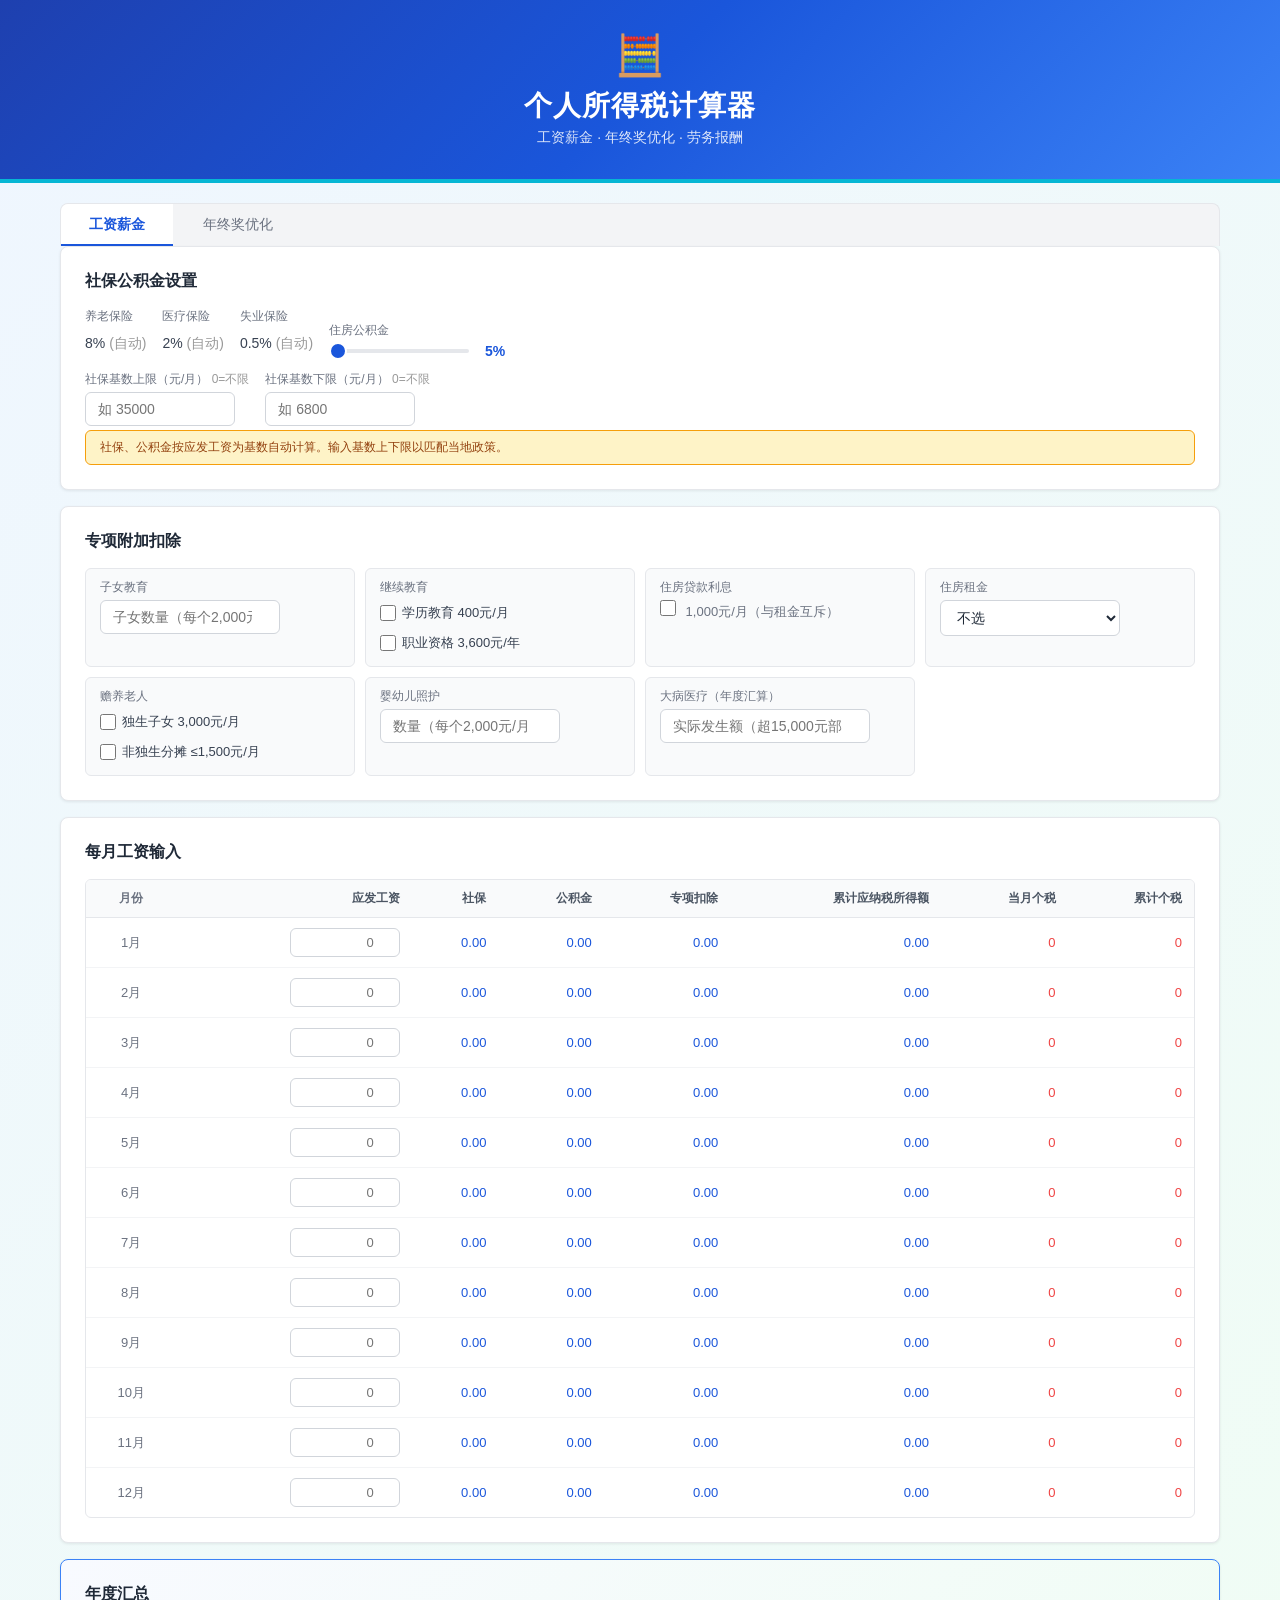
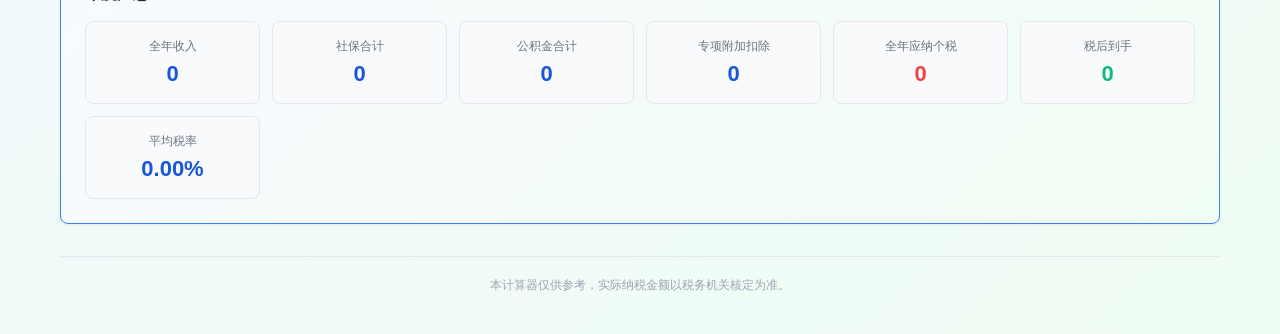
<file: index.html>
<!DOCTYPE html>
<html lang="zh-CN">
<head>
<meta charset="UTF-8">
<meta name="viewport" content="width=device-width, initial-scale=1.0">
<title>个人所得税计算器</title>
<link rel="stylesheet" href="styles.css">
</head>
<body>

<div class="header">
  <div class="logo">🧮</div>
  <h1>个人所得税计算器</h1>
  <p>工资薪金 · 年终奖优化 · 劳务报酬</p>
</div>

<div class="container">

<div class="tabs">
  <button class="tab-btn active" data-tab="tab-salary">工资薪金</button>
  <button class="tab-btn" data-tab="tab-bonus">年终奖优化</button>
</div>

<!-- ─── 工资薪金 Tab ─── -->
<div class="tab-panel active" id="tab-salary">

  <!-- 社保公积金设置 -->
  <div class="card">
    <div class="card-title">社保公积金设置</div>
    <div class="form-row">
      <div class="form-group">
        <label>养老保险</label>
        <span class="value-text">8% <span style="color:#999;font-weight:400">(自动)</span></span>
      </div>
      <div class="form-group">
        <label>医疗保险</label>
        <span class="value-text">2% <span style="color:#999;font-weight:400">(自动)</span></span>
      </div>
      <div class="form-group">
        <label>失业保险</label>
        <span class="value-text">0.5% <span style="color:#999;font-weight:400">(自动)</span></span>
      </div>
      <div class="form-group">
        <label>住房公积金</label>
        <div class="range-container">
          <input type="range" id="housing-fund-rate" min="5" max="12" value="5">
          <span id="housing-fund-label">5%</span>
        </div>
      </div>
    </div>
    <div class="form-row" style="margin-top:12px">
      <div class="form-group">
        <label>社保基数上限（元/月）<span style="color:#999"> 0=不限</span></label>
        <input type="number" id="si-base-cap" min="0" step="1000" placeholder="如 35000" style="width:150px">
      </div>
      <div class="form-group">
        <label>社保基数下限（元/月）<span style="color:#999"> 0=不限</span></label>
        <input type="number" id="si-base-floor" min="0" step="100" placeholder="如 6800" style="width:150px">
      </div>
    </div>
    <div class="note">社保、公积金按应发工资为基数自动计算。输入基数上下限以匹配当地政策。</div>
  </div>

  <!-- 专项附加扣除 -->
  <div class="card">
    <div class="card-title">专项附加扣除</div>
    <div class="deductions-grid">
      <div class="form-group">
        <label>子女教育</label>
        <input type="number" id="children-count" min="0" max="10" placeholder="子女数量（每个2,000元/月）" style="width:180px">
      </div>
      <div class="form-group">
        <label>继续教育</label>
        <div class="checkbox-group">
          <label><input type="checkbox" id="education-academic"> 学历教育 400元/月</label>
          <label><input type="checkbox" id="education-vocational"> 职业资格 3,600元/年</label>
        </div>
      </div>
      <div class="form-group">
        <label>住房贷款利息</label>
        <label style="font-weight:400;font-size:13px"><input type="checkbox" id="housing-loan"> 1,000元/月（与租金互斥）</label>
      </div>
      <div class="form-group">
        <label>住房租金</label>
        <select id="housing-rent" style="width:180px">
          <option value="0">不选</option>
          <option value="1">1,500元/月（京沪广深）</option>
          <option value="2">1,100元/月（大城市）</option>
          <option value="3">800元/月（其他城市）</option>
        </select>
      </div>
      <div class="form-group">
        <label>赡养老人</label>
        <div class="checkbox-group">
          <label><input type="checkbox" id="elderly-only"> 独生子女 3,000元/月</label>
          <label><input type="checkbox" id="elderly-share"> 非独生分摊 ≤1,500元/月</label>
        </div>
      </div>
      <div class="form-group">
        <label>婴幼儿照护</label>
        <input type="number" id="infant-count" min="0" max="10" placeholder="数量（每个2,000元/月）" style="width:180px">
      </div>
      <div class="form-group">
        <label>大病医疗（年度汇算）</label>
        <input type="number" id="medical-annual" min="0" placeholder="实际发生额（超15,000元部分，上限80,000元）" style="width:210px">
      </div>
    </div>
  </div>

  <!-- 月度工资表 -->
  <div class="card">
    <div class="card-title">每月工资输入</div>
    <div class="table-wrap">
      <table>
        <thead>
          <tr>
            <th style="min-width:44px">月份</th>
            <th>应发工资</th>
            <th>社保</th>
            <th>公积金</th>
            <th>专项扣除</th>
            <th>累计应纳税所得额</th>
            <th>当月个税</th>
            <th>累计个税</th>
          </tr>
        </thead>
        <tbody id="salary-table-body"></tbody>
      </table>
    </div>
  </div>

  <!-- 年度汇总 -->
  <div class="card" style="border-color:var(--primary-light);background:linear-gradient(135deg,#f8faff,#f0fdf4)">
    <div class="card-title">年度汇总</div>
    <div class="summary-grid">
      <div class="summary-item"><div class="label">全年收入</div><div class="value" id="summary-total-salary">0</div></div>
      <div class="summary-item"><div class="label">社保合计</div><div class="value" id="summary-total-social">0</div></div>
      <div class="summary-item"><div class="label">公积金合计</div><div class="value" id="summary-total-housing">0</div></div>
      <div class="summary-item"><div class="label">专项附加扣除</div><div class="value" id="summary-total-special">0</div></div>
      <div class="summary-item" id="summary-medical-row" style="display:none"><div class="label">大病医疗扣除（汇算）</div><div class="value" id="summary-medical">0</div></div>
      <div class="summary-item"><div class="label">全年应纳个税</div><div class="value tax" id="summary-total-tax">0</div></div>
      <div class="summary-item"><div class="label">税后到手</div><div class="value after-tax" id="summary-after-tax">0</div></div>
      <div class="summary-item"><div class="label">平均税率</div><div class="value" id="summary-avg-rate">0%</div></div>
    </div>
  </div>
</div>

<!-- ─── 年终奖优化 Tab ─── -->
<div class="tab-panel" id="tab-bonus">
  <div class="card">
    <div class="card-title">年终奖方案优化</div>
    <div class="form-row">
      <div class="form-group">
        <label>年终奖金额（元）</label>
        <input type="number" id="bonus-input" min="0" step="1000" placeholder="输入年终奖金额">
      </div>
    </div>
    <div id="bonus-result"><p class="hint">输入年终奖金额，自动对比两种计税方案</p></div>
  </div>

  <div class="card">
    <div class="card-title">保存方案</div>
    <button class="btn btn-primary" id="save-bonus-btn">保存当前方案</button>
    <span style="font-size:12px;color:var(--gray-400);margin-left:12px">可多次保存不同金额，方便对比选择最优方案</span>
  </div>

  <div class="card">
    <div class="card-title">历史方案对比</div>
    <div id="bonus-history"><p class="hint">暂无保存记录</p></div>
  </div>
</div>

<div class="footer">本计算器仅供参考，实际纳税金额以税务机关核定为准。</div>

</div>

<script type="module" src="js/app.js"></script>
</body>
</html>
</file>
<file: styles.css>
/* ─── CSS Custom Properties ─── */
:root {
  --primary: #1a56db;
  --primary-light: #3b82f6;
  --primary-dark: #1e40af;
  --accent: #06b6d4;
  --success: #10b981;
  --danger: #ef4444;
  --gray-50: #f9fafb;
  --gray-100: #f3f4f6;
  --gray-200: #e5e7eb;
  --gray-300: #d1d5db;
  --gray-400: #9ca3af;
  --gray-500: #6b7280;
  --gray-600: #4b5563;
  --gray-700: #374151;
  --gray-800: #1f2937;
  --radius: 8px;
}

/* ─── Reset ─── */
* { box-sizing: border-box; margin: 0; padding: 0; }

body {
  font-family: -apple-system, "Microsoft YaHei", "PingFang SC", sans-serif;
  background: linear-gradient(135deg, #eff6ff, #f0fdf4);
  color: var(--gray-800);
  min-height: 100vh;
  padding: 0;
}

/* ─── Header ─── */
.header {
  background: linear-gradient(135deg, var(--primary-dark), var(--primary), var(--primary-light));
  color: #fff;
  padding: 32px 20px;
  text-align: center;
  border-bottom: 4px solid var(--accent);
}
.header .logo { font-size: 40px; margin-bottom: 8px; }
.header h1 { font-size: 28px; font-weight: 700; letter-spacing: 1px; }
.header p { font-size: 14px; opacity: .85; margin-top: 4px; }

.container { max-width: 1200px; margin: 0 auto; padding: 20px; }

/* ─── Tabs ─── */
.tabs {
  display: flex; gap: 2px;
  background: var(--gray-100);
  border-radius: var(--radius) var(--radius) 0 0;
  overflow: hidden;
  border: 1px solid var(--gray-200);
  border-bottom: none;
}
.tab-btn {
  padding: 12px 28px; border: none; background: transparent;
  cursor: pointer; font-size: 14px; font-weight: 500; color: var(--gray-500);
  transition: all 0.2s;
}
.tab-btn:hover { color: var(--primary); background: rgba(26,86,219,.05); }
.tab-btn.active {
  background: #fff; color: var(--primary); font-weight: 600;
  box-shadow: inset 0 -2px 0 var(--primary);
}
.tab-panel { display: none; }
.tab-panel.active { display: block; }

/* ─── Card ─── */
.card {
  background: #fff;
  border: 1px solid var(--gray-200);
  border-radius: var(--radius);
  padding: 24px;
  margin-bottom: 16px;
  box-shadow: 0 1px 3px rgba(0,0,0,.08);
}
.card-title {
  font-size: 16px; font-weight: 600; color: var(--gray-800);
  margin-bottom: 16px;
}

/* ─── Form ─── */
.form-row { display: flex; flex-wrap: wrap; gap: 16px; align-items: flex-end; }
.form-group { display: flex; flex-direction: column; gap: 4px; }
.form-group label { font-size: 12px; font-weight: 500; color: var(--gray-500); }
.form-group .value-text { font-size: 14px; color: var(--gray-700); padding: 6px 0; font-weight: 500; }
.form-group input[type="number"],
.form-group select {
  padding: 8px 12px; border: 1px solid var(--gray-300);
  border-radius: 6px; font-size: 14px; width: 130px;
  background: #fff; color: var(--gray-800);
}
.form-group input[type="number"]:focus,
.form-group select:focus {
  outline: 0; border-color: var(--primary);
  box-shadow: 0 0 0 3px rgba(26,86,219,.12);
}
.form-group input[type="checkbox"] {
  width: 16px; height: 16px; accent-color: var(--primary); margin-right: 6px;
}
.checkbox-group {
  display: flex; flex-wrap: wrap; gap: 4px 16px;
}
.checkbox-group label {
  display: flex; align-items: center; font-size: 13px;
  color: var(--gray-700); cursor: pointer; padding: 4px 0; font-weight: 400;
}

/* ─── Deductions Grid ─── */
.deductions-grid {
  display: grid;
  grid-template-columns: repeat(auto-fill, minmax(240px, 1fr));
  gap: 10px;
}
.deductions-grid .form-group {
  background: var(--gray-50); padding: 10px 14px; border-radius: 6px;
  border: 1px solid var(--gray-200);
}

/* ─── Table ─── */
.table-wrap {
  overflow-x: auto;
  border-radius: 6px;
  border: 1px solid var(--gray-200);
}
table { width: 100%; border-collapse: collapse; font-size: 13px; }
th {
  background: var(--gray-50); padding: 10px 12px; text-align: right;
  font-weight: 600; color: var(--gray-600); font-size: 12px;
  border-bottom: 1px solid var(--gray-200);
}
td { padding: 10px 12px; text-align: right; border-bottom: 1px solid var(--gray-100); color: var(--gray-700); }
tr:last-child td { border-bottom: none; }
td:first-child, th:first-child { text-align: center; color: var(--gray-500); }

.salary-input {
  width: 110px; padding: 6px 10px;
  border: 1px solid var(--gray-300); border-radius: 6px;
  font-size: 13px; text-align: right;
}
.salary-input:focus {
  outline: 0; border-color: var(--primary);
  box-shadow: 0 0 0 3px rgba(26,86,219,.12);
}
.auto-cell { color: var(--primary); font-weight: 500; }
.tax-cell { color: var(--danger); }

/* ─── Summary ─── */
.summary-grid {
  display: grid;
  grid-template-columns: repeat(auto-fill, minmax(160px, 1fr));
  gap: 12px;
}
.summary-item {
  background: var(--gray-50); padding: 16px;
  border-radius: var(--radius); text-align: center;
  border: 1px solid var(--gray-200);
}
.summary-item .label { font-size: 12px; color: var(--gray-500); font-weight: 500; }
.summary-item .value { font-size: 22px; font-weight: 700; color: var(--primary); margin-top: 6px; }
.summary-item .value.tax { color: var(--danger); }
.summary-item .value.after-tax { color: var(--success); }

/* ─── Bonus Cards ─── */
.bonus-cards { display: flex; gap: 16px; margin-bottom: 16px; }
.bonus-card {
  flex: 1; padding: 20px;
  border: 2px solid var(--gray-200); border-radius: 12px;
  position: relative;
}
.bonus-card.recommended {
  border-color: var(--primary);
  background: linear-gradient(135deg, #eff6ff, #f0fdf4);
}
.bonus-card h4 { font-size: 15px; margin-bottom: 10px; color: var(--gray-700); }
.bonus-card p { font-size: 13px; color: var(--gray-500); margin-bottom: 6px; }
.bonus-card strong { color: var(--gray-800); font-size: 18px; }
.badge {
  position: absolute; top: -11px; right: 16px;
  background: linear-gradient(135deg, var(--primary), var(--primary-light));
  color: #fff; padding: 3px 14px; border-radius: 12px;
  font-size: 11px; font-weight: 600;
}
.bonus-summary {
  padding: 16px;
  background: linear-gradient(135deg, var(--gray-50), #fff);
  border-radius: var(--radius); text-align: center;
  border: 1px solid var(--gray-200);
}
.saving { color: var(--danger); font-weight: 700; font-size: 20px; }

/* ─── Buttons ─── */
.btn {
  padding: 10px 20px; border: none; border-radius: 6px;
  cursor: pointer; font-size: 14px; font-weight: 500;
}
.btn-primary {
  background: linear-gradient(135deg, var(--primary), var(--primary-light));
  color: #fff;
}
.btn-primary:hover { box-shadow: 0 4px 6px rgba(0,0,0,.1); }
.btn-small {
  padding: 6px 14px; border: 1px solid var(--gray-300); border-radius: 4px;
  cursor: pointer; font-size: 12px; background: #fff; color: var(--gray-600);
}
.btn-small:hover { background: var(--gray-100); }

/* ─── Range Slider ─── */
.range-container { display: flex; align-items: center; gap: 10px; }
.range-container input[type="range"] {
  width: 140px; height: 4px;
  -webkit-appearance: none; background: var(--gray-200);
  border-radius: 2px; outline: 0;
}
.range-container input[type="range"]::-webkit-slider-thumb {
  -webkit-appearance: none; width: 18px; height: 18px;
  border-radius: 50%; background: var(--primary);
  cursor: pointer; border: 2px solid #fff;
}
.range-container span {
  font-size: 14px; font-weight: 600; color: var(--primary);
  min-width: 32px; text-align: center;
}

/* ─── Helper ─── */
.hint { color: var(--gray-400); font-size: 13px; text-align: center; padding: 30px; }
.hint-sm { font-size: 11px; color: var(--gray-400); }
.note {
  background: #fef3c7; border: 1px solid #f59e0b;
  border-radius: 6px; padding: 8px 14px;
  font-size: 12px; color: #92400e;
  margin-top: 4px;
}

/* ─── Footer ─── */
.footer {
  margin-top: 32px; padding: 20px; text-align: center;
  border-top: 1px solid var(--gray-200);
  color: var(--gray-400); font-size: 12px;
}

/* ─── Responsive ─── */
@media (max-width: 768px) {
  .bonus-cards { flex-direction: column; }
  .summary-grid { grid-template-columns: repeat(2, 1fr); }
  .deductions-grid { grid-template-columns: 1fr; }
  table { font-size: 12px; }
  .salary-input { width: 70px; }
  .header h1 { font-size: 22px; }
  .tab-btn { padding: 10px 16px; font-size: 13px; }
}
</file>
